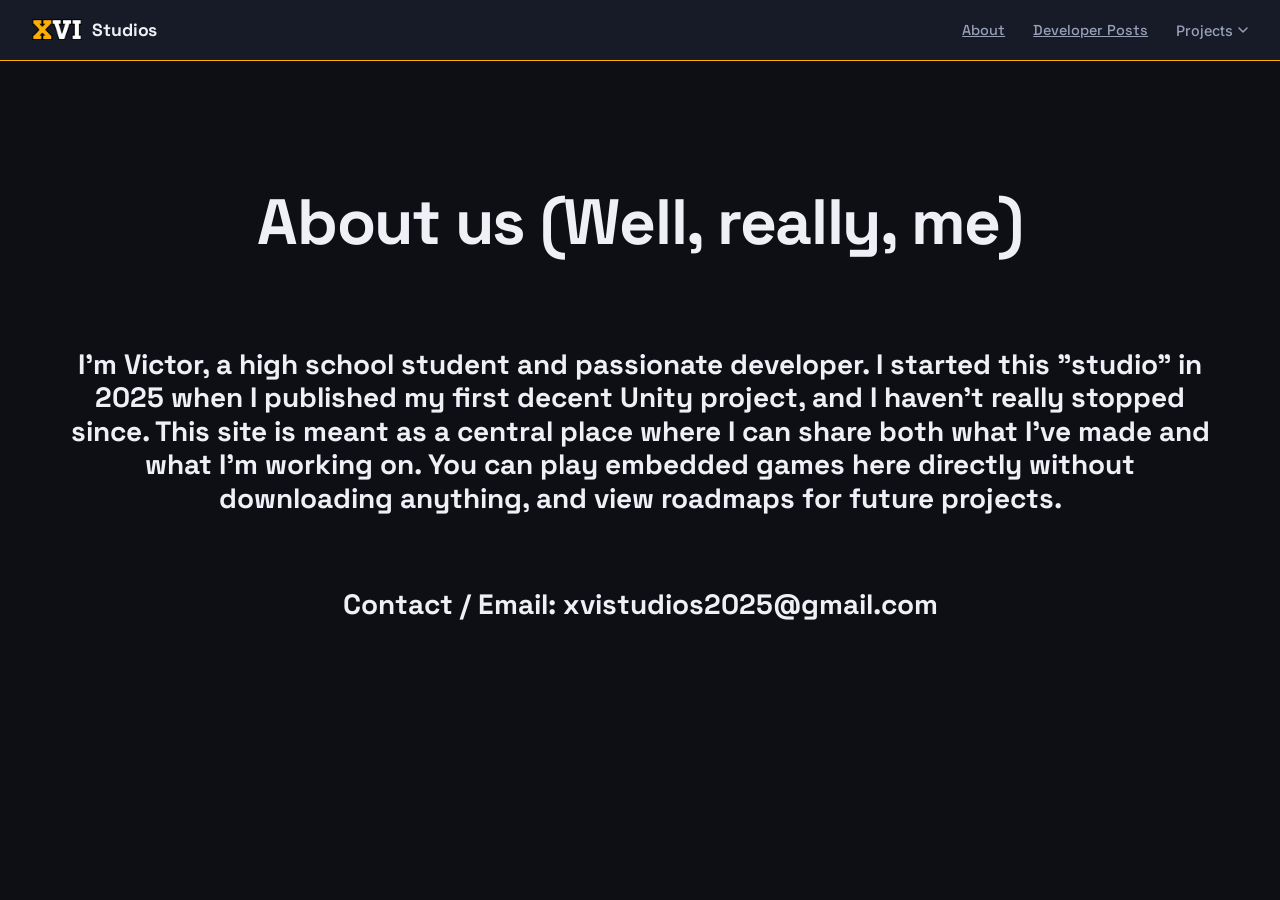
<file: about.html>
<!DOCTYPE html>
<html lang="en">
  <head>
    <meta charset="UTF-8"/>
    <meta name="viewport" content="width=device-width, initial-scale=1.0" />
    <link rel="icon" type="image/png" href="xvilogo2.png">
    <title>XVI Studios</title>
    <link rel="preconnect" href="https://fonts.googleapis.com" />
    <link rel="preconnect" href="https://fonts.gstatic.com" crossorigin />

    <link href="https://fonts.googleapis.com/css2?family=Inter:wght@400;500;600;700&family=Space+Grotesk:wght@600;700&display=swap" rel="stylesheet" />
    <link rel="stylesheet" href="style.css"/>
  </head>
  <body style="background-color: var(--color-bg)">
    <div id="header"></div>
    <main class="page-content">
      <div class = "container-invisible">
        <h1>About us (Well, really, me)</h1>
       <h3>I'm Victor, a high school student and passionate developer. I started this "studio" in 2025 when I published my first decent Unity project, and I haven't really stopped since. This site is meant as a central place where I can share both what I've made and what I'm working on. You can play embedded games here directly without downloading anything, and view roadmaps for future projects.</h3>
       <h3>Contact / Email: xvistudios2025@gmail.com</h3>
        </div>



    </main>

    <script src="main.js"></script>
  </body>
</html>
</file>
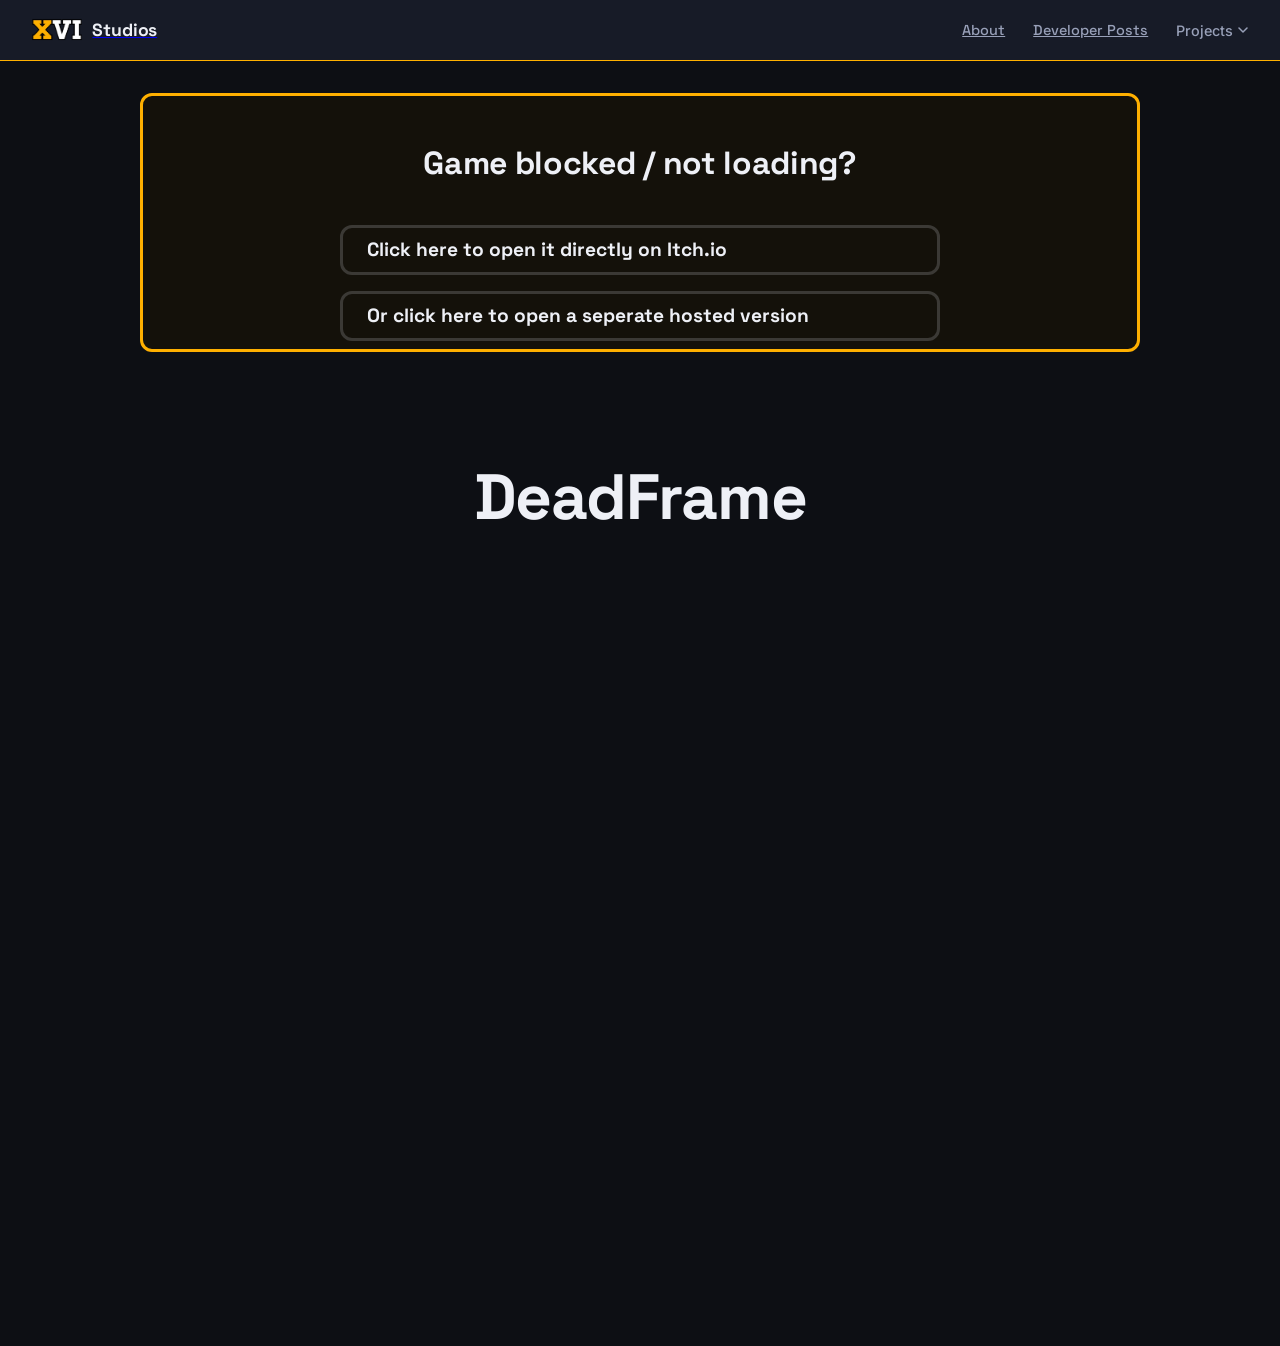
<file: deadframe.html>
<!DOCTYPE html>
<html lang="en">
  <head>
    <meta charset="UTF-8"/>
    <meta name="viewport" content="width=device-width, initial-scale=1.0" />
    <link rel="icon" type="image/png" href="xvilogo2.png">
    <title>XVI Studios</title>
    <link rel="preconnect" href="https://fonts.googleapis.com" />
    <link rel="preconnect" href="https://fonts.gstatic.com" crossorigin />

    <link href="https://fonts.googleapis.com/css2?family=Inter:wght@400;500;600;700&family=Space+Grotesk:wght@600;700&display=swap" rel="stylesheet" />
    <link rel="stylesheet" href="style.css"/>
  </head>
  <body style="background-color: var(--color-bg)">
    <div id="header"></div>
    <div class="container-invisible">
    <div class="container-small">
      <h2>Game blocked / not loading?</h2>
    <a class="pinned-box" href="https://xvi-studios.itch.io/deadframe" target="_blank" rel="noopener">
      <h5>Click here to open it directly on Itch.io</h5>
    </a>
    <a class="pinned-box" href="https://deadframe.xvi-studios.workers.dev/" target="_blank" rel="noopener">
      <h5>Or click here to open a seperate hosted version </h5>
    </a>
  </div>
    
      <main class="page-content" style="display:flex; flex-direction:column; align-items:center;">
        <h1 style="float:none; width:auto;">DeadFrame</h1>
        <iframe frameborder="0" src="https://itch.io/embed-upload/17650220?color=333333" allowfullscreen="" width="980" height="640" style="max-width:100%;"><a href="https://xvi-studios.itch.io/deadframe">Play DeadFrame on itch.io</a></iframe>
      </main>
    </div>

    <script src="main.js"></script>
  </body>
</html>
</file>
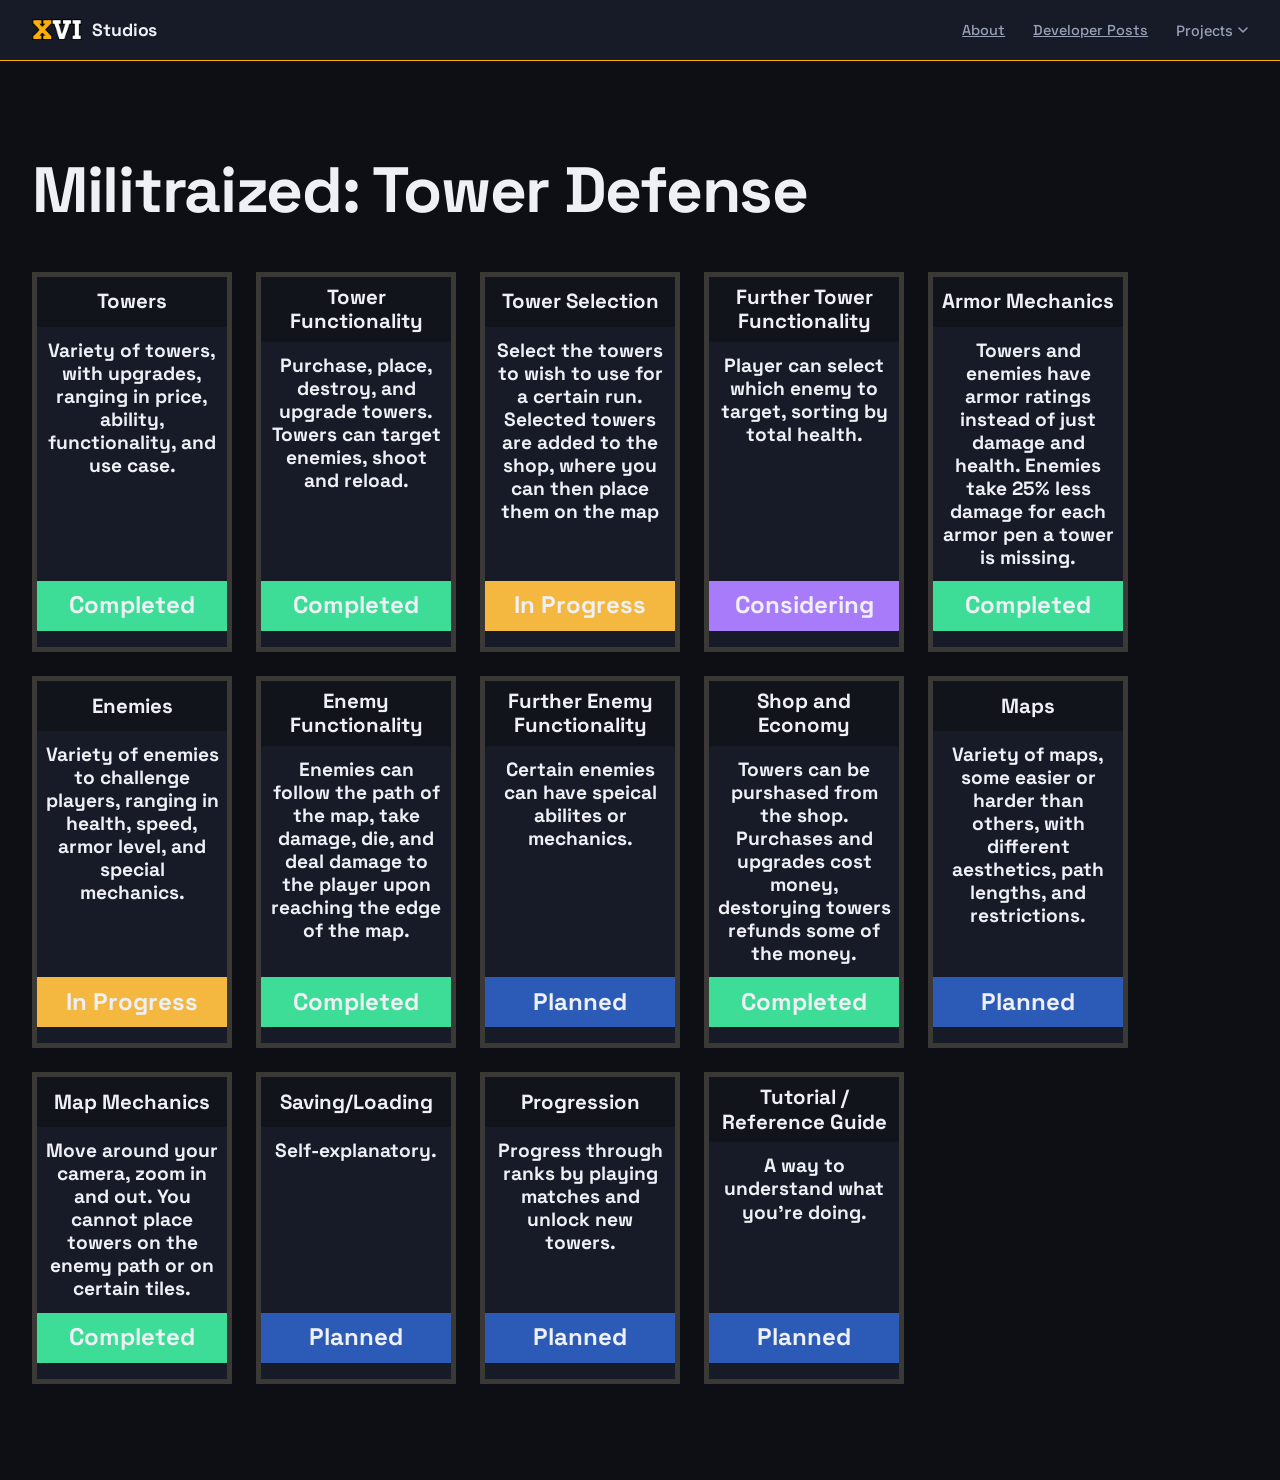
<file: militarizedtds.html>
<!DOCTYPE html>
<html lang="en">
  <head>
    <meta charset="UTF-8"/>
    <meta name="viewport" content="width=device-width, initial-scale=1.0" />
    <link rel="icon" type="image/png" href="xvilogo2.png">
    <title>XVI Studios</title>
    <link rel="preconnect" href="https://fonts.googleapis.com" />
    <link rel="preconnect" href="https://fonts.gstatic.com" crossorigin />

    <link href="https://fonts.googleapis.com/css2?family=Inter:wght@400;500;600;700&family=Space+Grotesk:wght@600;700&display=swap" rel="stylesheet" />
    <link rel="stylesheet" href="style.css"/>
  </head>
  <body style="background-color: var(--color-bg)">
    <div id="header"></div>
    <main class="page-content">
      <h1>Militraized: Tower Defense</h1>
      <div id="roadmap" class = "roadmap"></div>
      </div>
    </main>
    <script src="roadmap.js"></script>
    <script src="main.js"></script>
  </body>
</html>
</file>
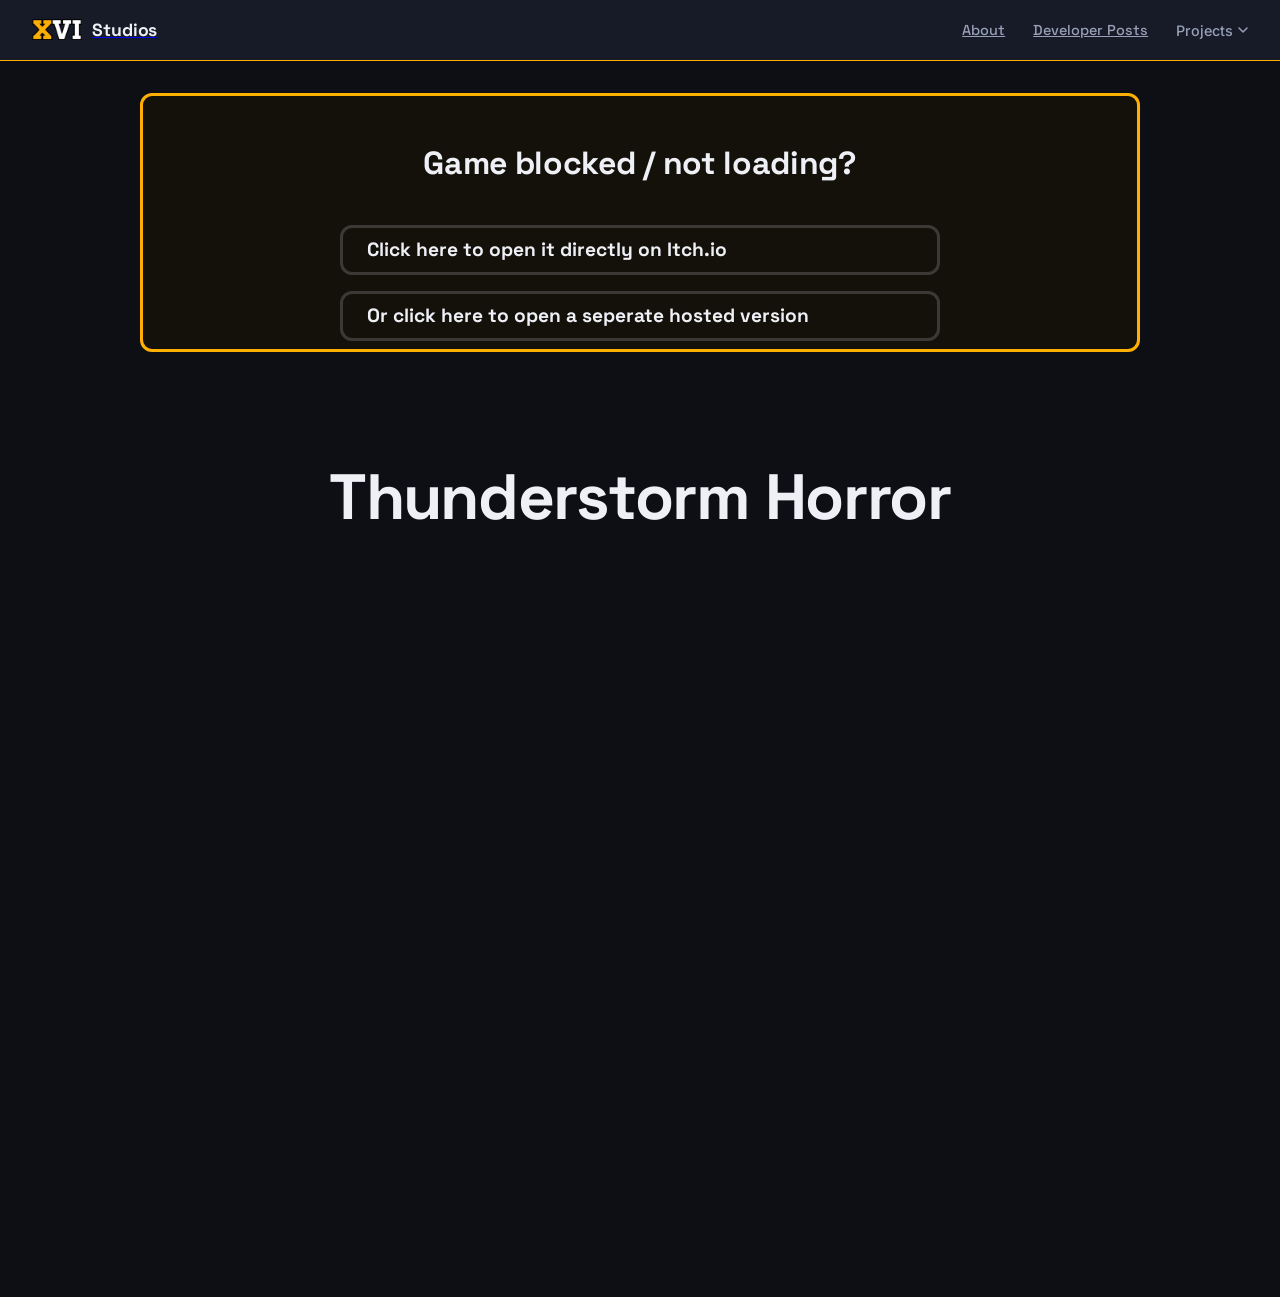
<file: thunderstormhorror.html>
<!DOCTYPE html>
<html lang="en">
  <head>
    <meta charset="UTF-8"/>
    <meta name="viewport" content="width=device-width, initial-scale=1.0" />
    <link rel="icon" type="image/png" href="xvilogo2.png">
    <title>XVI Studios</title>
    <link rel="preconnect" href="https://fonts.googleapis.com" />
    <link rel="preconnect" href="https://fonts.gstatic.com" crossorigin />

    <link href="https://fonts.googleapis.com/css2?family=Inter:wght@400;500;600;700&family=Space+Grotesk:wght@600;700&display=swap" rel="stylesheet" />
    <link rel="stylesheet" href="style.css"/>
  </head>
  <body style="background-color: var(--color-bg)">
    <div id="header"></div>
    <div class="container-invisible">
    <div class="container-small">
      <h2>Game blocked / not loading?</h2>
    <a class="pinned-box" href="https://xvi-studios.itch.io/thunderstorm" target="_blank" rel="noopener">
      <h5>Click here to open it directly on Itch.io</h5>
    </a>
    <a class="pinned-box" href="https://thunderstorm.xvi-studios.workers.dev/" target="_blank" rel="noopener">
      <h5>Or click here to open a seperate hosted version </h5>
    </a>
    </div>
    
      <main class="page-content" style="display:flex; flex-direction:column; align-items:center; width:100%; box-sizing:border-box;">
        <h1 style="float:none; width:auto;">Thunderstorm Horror</h1>
        <iframe frameborder="0" src="https://itch.io/embed-upload/18653358?color=333333" allowfullscreen="" style="width:100%; max-width:1600px; aspect-ratio:1600/820; height:auto; border:0;"><a href="https://xvi-studios.itch.io/thunderstorm">Play Thunderstorm v1.1 : Horror Experience on itch.io</a></iframe>
      </main>
    </div>

    <script src="main.js"></script>
  </body>
</html>
</file>
<file: style.css>
:root {
  --font-body:    "Inter", system-ui, sans-serif;
  --font-display: "Space Grotesk", system-ui, sans-serif;
  --color-bg:        #0d0f14;
  --color-header:    #11141a;
  --color-surface:   #171b27;
  --color-surface-offset:   #1e2436;
  --color-border:    #FFB000;
  --color-border-dull:    #3b3935;

  --color-primary:   #FFB000; 
  --color-on-primary:#14110a;  
  --color-accent:    #5B7CFA; 

  --color-roadmap-accent:    #044b11; 
  --color-pinned-accent:    #850b0b; 

  --color-text:      #eef0f6;
  --color-muted:     #98a0b8;
  --color-itchio: #fa5c5c;
  --color-discord: #5865F2;

--color-status-progress:      #F4B73F; 
--color-status-done:          #3DDC97;  
--color-status-planned:       #2b5bb6;  
--color-status-considering: #A87BFA; 
}
html {
    margin: 10 rem;
    padding: 0;
    font-size: 16px;
    -webkit-font-smoothing: antialiased;
    max-width: 100%;
    overflow-x: hidden;
}
body {
    font-family: var(--font-body);
    background-color: var(--color-bg);
    color: var(--color-text);
    max-width: 100%;
    overflow-x: hidden !important;
    display: flex;
    flex-direction: column;
    margin: 0;
    padding: 0;
    width: 100%;
}

.container-invisible
{
  box-sizing: border-box;
  display: flex;
  flex-direction: column;
  align-items: center;
  margin: 10 auto;
  padding: 2rem 2rem 2rem;
  gap: 1rem;
  width: 100%;
  overflow-x: hidden !important;
}
.container
{
  box-sizing: border-box;
  width: min(1100px, calc(100% - 2rem));
  background: var(--color-on-primary);
  border: 4px solid var(--color-border);
  border-radius: 12px;
  display: flex;
  flex-direction: column;
  align-items: center;
  align-self: center;
  margin: 10 auto;
  padding: 2rem 2rem 2rem;
  gap: 1rem;
  width: 90%;
  overflow-x: hidden !important;
}
.container-small
{
  box-sizing: border-box;
  min-width: 1000px;
  max-width: 1000px;
  background: var(--color-on-primary);
  border: 3px solid var(--color-border);
  border-radius: 12px;
  display: flex;
  flex-direction: column;
  align-items: center;
  align-self: center;
  margin: 2 auto;
  padding: .5rem .5rem .5rem;
  gap: 1rem;
  width: 90%;
  overflow-x: hidden !important;
}
.stack{
  display: flex;
  flex-direction: column;
  gap: 15rem;
}
h1, h2, h3, h4, h5, h6 {
  text-align: center;
  text-transform: none;
  font-family:  var(--font-display);
  line-height:  1.2;
  font-weight:  700;
  color:        var(--color-text);
}

h1 { font-size: clamp(3rem, 5vw, 4rem); letter-spacing: -0.02em; }
h2 { font-size: clamp(1.4rem, 2.5vw, 2rem); letter-spacing: -0.01em; margin-top: 2.5rem; }
h3 { font-size: clamp(1.25rem, 2.2vw, 1.75rem); }
h4 { font-size: clamp(1rem, 2vw, 1.5rem); }
h5{ font-size: clamp(.9em, 1.8vw, 1.2rem); }
h6 {font-size: 0.75rem;font-weight: 600;letter-spacing: 0.08em;color: var(--color-muted);margin-top: 1.5rem;}

p  { max-width: 68ch; margin-top: 0.75rem; }

.page-content { padding: 0; }

.banner {
    width: 100%;
}

.banner img {
    mask-image: linear-gradient(to bottom, #000 200%, transparent 100%);
    -webkit-mask-image: linear-gradient(to bottom, #000 2.5vw, transparent 100%);
    display: block;
    width: 100%;
    height: auto;
}
.logo {
  width:  38px;
  height: 38px;
  flex-shrink: 0;
}
.topbar {
  position:         sticky;
  top:              0;
  z-index:          100;
  display:          flex;
  align-items:      center;
  justify-content:  space-between;
  padding:          0 2rem;
  height:           60px;
  background:       var(--color-surface);
  border-bottom:    1px solid var(--color-border);
  backdrop-filter:  blur(8px);
}
.topbar-wordmark {
  font-family:    var(--font-display);
  font-size:      1.1rem;
  font-weight:    700;
  letter-spacing: -0.01em;
  color:          var(--color-text);
}
.topbar-logo {
  display:     flex;
  align-items: center;
  gap:         0.65rem;
}

.topbar-nav {
  display:    flex;
  align-items: center;
  gap:        1.75rem;
}

.nav-link {
  font-family: var(--font-display);
  font-size:   0.9rem;
  font-weight: 500;
  color:       var(--color-muted);
  transition:  color 0.15s ease;
}

.nav-link:hover {
  color: var(--color-text);
}

.dropdown {
  position: relative;
}

.dropdown-trigger {
  display:     flex;
  align-items: center;
  gap:         0.3rem;
  font-family: var(--font-body);
  font-size:   0.9rem;
  font-weight: 500;
  color:       var(--color-muted);
  background:  none;
  border:      none;
  cursor:      pointer;
  padding:     0;
  transition:  color 0.15s ease;
}

.dropdown-trigger:hover,
.dropdown.open .dropdown-trigger {
  color: var(--color-text);
}

.dropdown-chevron {
  width:      10px;
  height:     10px;
  transition: transform 0.2s ease;
}

.dropdown.open .dropdown-chevron {
  transform: rotate(180deg);
}

.dropdown-panel {
  position:      absolute;
  top:           calc(100% + 10px);
  right:         0;
  left:          auto;
  min-width:     200px;
  font-family: var(--font-body);
  background:    var(--color-surface);
  border:        1px solid var(--color-border);
  border-radius: var(--radius-md);
  padding:       0.4rem;
  box-shadow:    0 8px 24px rgba(0,0,0,0.4);
  opacity:       0;
  visibility:    hidden;
  transform:     translateY(-4px);
  transition:    opacity 0.15s ease, transform 0.15s ease, visibility 0.15s;
}

.dropdown.open .dropdown-panel {
  opacity:    1;
  visibility: visible;
  transform:  translateY(0);
}

.dropdown-group-label {
  display:        block;
  padding:        0.4rem 0.75rem 0.2rem;
  font-size:      0.7rem;
  font-weight:    600;
  letter-spacing: 0.08em;
  font-family: var(--font-body);
  text-transform: uppercase;
  color:          var(--color-muted);
}

.dropdown-item {
  display:       block;
  padding:       0.5rem 0.75rem;
  font-size:     0.875rem;
  font-weight:   500;
  font-family: var(--font-body);
  color:         var(--color-text);
  border-radius: var(--radius-sm);
  transition:    background 0.1s ease;
}

.dropdown-item:hover {
  background: var(--color-border);
}
.roadmap {
  display: flex;
  flex-direction: row;
  flex-wrap: wrap;
  align-items: stretch;
  font: var(--font-display);
  gap: 1.5rem;
  width: 100%;
}
.page-content {
  display: flex;
  flex-direction: row;
  flex-wrap: wrap;
  text-align: center;
  max-width: 1400px;
  margin:    0 auto;
  padding:   3rem 2rem 6rem;
}
.roadmap-box{
  display: flex;
  flex-direction: column;
  align-items: center;
  box-sizing: border-box;
  width: 200px;
  min-height: 300px;
  padding: 0px;
  border: 5px solid var(--color-border-dull);
  background-color: var(--color-surface);
  overflow-wrap: anywhere;
}
.roadmap-box > h5 {
  margin: 0.75rem 0.5rem;
}
.roadmap-box-title{
  display:flex;
  justify-content: center;
  align-items: center;
  text-align: center;
  box-sizing: border-box;
  width: 100%;
  min-height: 50px;
  padding: 0.5rem;
  margin:  0px;
  background-color: var(--color-header);
}
.roadmap-box-title h3 {
  margin: 0;
  font-size: clamp(1.1rem, 1.6vw, 1.4rem);
}
.roadmap-status h4 {
  margin: 0;
}
.roadmap-status{
  display:flex;
  justify-content: center;
  align-items: center;
  width: 100%;
  height: 50px;
  padding: 0px;
  margin: auto 0 1rem;
  box-sizing: border-box;
  color: var(--color-on-primary);
  font-weight: 600;
}
.roadmap-status--completed  { background-color: var(--color-status-done); }
.roadmap-status--progress   { background-color: var(--color-status-progress); }
.roadmap-status--planned { background-color: var(--color-status-planned); }
.roadmap-status--considering   { background-color: var(--color-status-considering); }
.link-row {
  display: grid;
  grid-template-columns: repeat(auto-fit, minmax(300px, 400px));
  grid-auto-rows: 1fr;  
  justify-content: center;
  gap: 1rem;
  width: 100%;
}

.link-box {
  display: flex;
  align-items: center;
  gap: 1rem;
  min-height: 140px;
  padding: 1.25rem 1.5rem;
  box-sizing: border-box;
  border: 4px solid var(--color-border);
  border-radius: var(--radius-lg);
  text-decoration: none;
  color: inherit;
  overflow: hidden;   
  transition: transform 0.2s ease, border-color 0.2s ease, box-shadow 0.2s ease;
}

.link-box h3 {
  flex: 1;
  min-width: 0;
  margin: 0;
  text-align: left;
  font-size: clamp(1rem, 1.4vw, 1.25rem);
  line-height: 1.3;
}

.link-box img {
  width: 72px;
  height: 72px;
  margin-left: auto;
  flex-shrink: 0;
  object-fit: contain;
  transition: transform 0.25s ease;
}

.link-box:hover,
.link-box:focus-visible {
  transform: translateY(-4px);
  border-color: var(--color-primary);
  box-shadow: var(--shadow-glow);
  outline: none;
}
.link-box:hover img { transform: scale(1.08) rotate(-3deg); }
.link-box--thunderstorm  {background: linear-gradient(145deg, var(--color-pinned-accent), #710c0c); border-color: transparent }
.link-box--militarized  {background: linear-gradient(145deg, var(--color-roadmap-accent), #0e7921); border-color: transparent }
.link-box--itchio  {background: linear-gradient(145deg, var(--color-itchio), #c94444); border-color: transparent }
.link-box--discord  {background: linear-gradient(145deg, var(--color-discord), #4350d6); border-color: transparent }
.text-box{
  max-width: 800px;
  border-radius: 8px;
  display: flex;
  align-items: center;
  
}
.intro-text em {
  font-family: 'Chakra Petch', sans-serif;
  font-style: italic;
  font-weight: 1500;
  color: #f4b73f;
}
.pinned-box {
  display: flex;
  align-items: center;
  gap: 1rem;
  max-height: 50px;
  max-width: 600px;
  min-width: 600px;
  padding: 1.25rem 1.5rem;
  box-sizing: border-box;
  border: 3px solid var(--color-border-dull);
  border-radius: 12px;
  text-decoration: none;
  color: inherit;
  overflow: hidden;   
  transition: transform 0.2s ease, border-color 0.2s ease, box-shadow 0.2s ease;
}
.pinned-box:hover,
.pinned-box:focus-visible {
  transform: translateY(-4px);
  background-color: var(--color-header);
  border-color: var(--color-border);
  box-shadow: var(--shadow-glow);
  outline: none;
}
/* .list
{
  padding: 0;
  display: grid;
  grid-template-columns: repeat(auto-fill, minmax(200px, 1fr));
}
.list-cards
{
  align-items: center;
  text-align: center;
  display: flex;
  max-height: 50px;
  border: 1px solid #ddd;
  border-radius: 12px;} */
</file>
